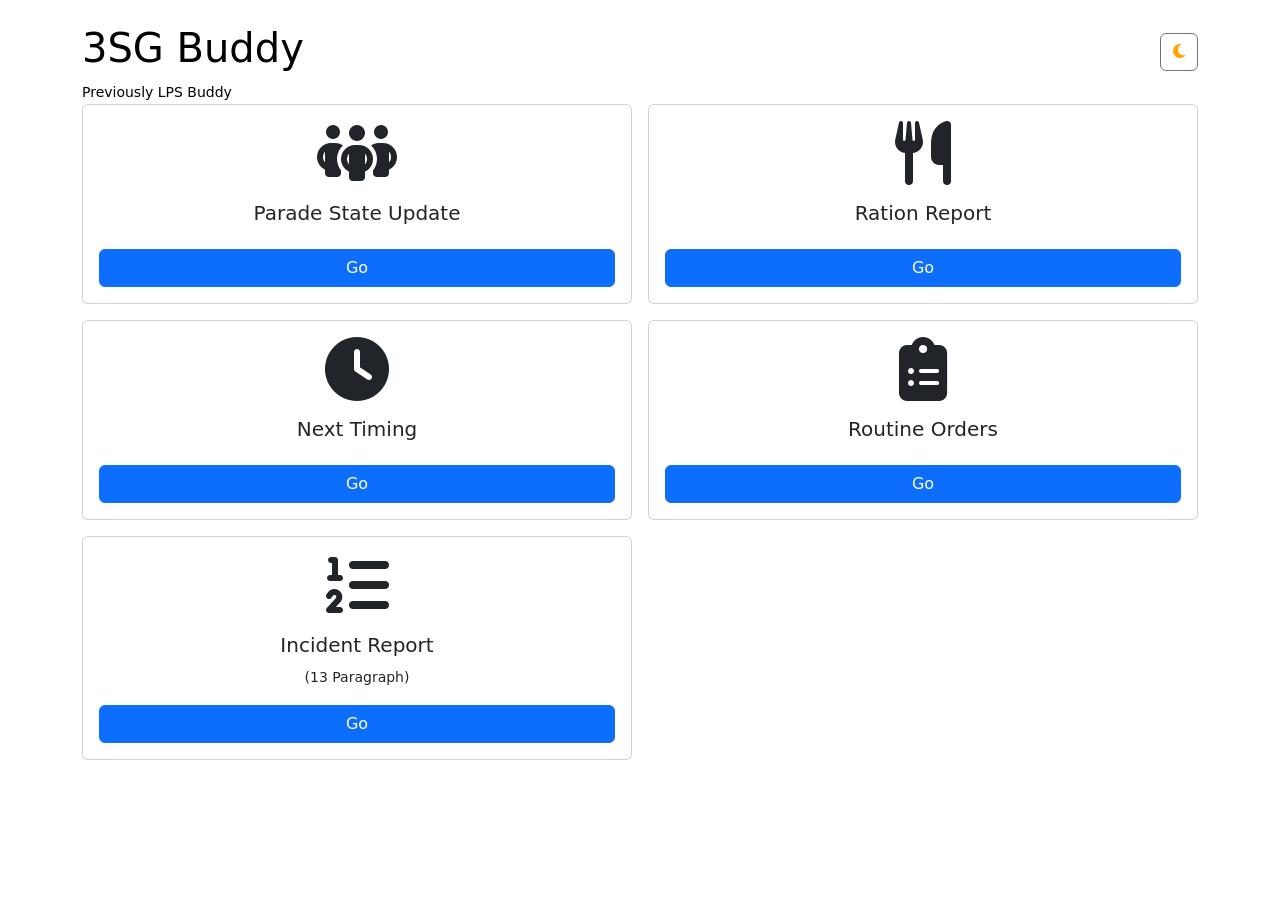
<file: index.html>
<!DOCTYPE html>
<html lang="en-SG">
<head>
  <meta charset="UTF-8" />
  <meta name="viewport" content="width=device-width, initial-scale=1.0">
  <title>3SG Buddy</title>
  <!-- Bootstrap CSS from CDN -->
  <link href="https://cdn.jsdelivr.net/npm/bootstrap@5.3.2/dist/css/bootstrap.min.css" rel="stylesheet">
  <!-- FontAwesome for icons -->
  <link rel="stylesheet" href="https://cdnjs.cloudflare.com/ajax/libs/font-awesome/6.4.0/css/all.min.css">
  <link rel="stylesheet" href="css/styles.css">
  <script src="https://ajax.googleapis.com/ajax/libs/jquery/3.6.0/jquery.min.js"></script>
</head>
<body>
  <div class="container mt-4">
    <!-- Header with dark mode toggle -->
    <div class="d-flex justify-content-between align-items-center">
      <h1>3SG Buddy</h1>
      <button class="btn btn-outline-secondary" id="toggleTheme">
        <i class="fa-solid fa-moon" style="color: orange;"></i>
      </button>
    </div>
    <small class="mb-4">Previously LPS Buddy</small>
    
    <!-- Cards arranged in a 2x2 grid using CSS Grid -->
    <div class="card-grid">
      <!-- Parade State Update Card -->
      <div class="card h-100">
        <div class="card-body d-flex flex-column justify-content-between">
          <div class="text-center">
            <i class="fa-solid fa-people-group fa-4x mb-3"></i>
            <h5 class="card-title">Parade State Update</h5>
          </div>
          <a href="parade.html" class="btn btn-primary w-100 mt-3">Go</a>
        </div>
      </div>
      
      <!-- Ration Report Card -->
      <div class="card h-100">
        <div class="card-body d-flex flex-column justify-content-between">
          <div class="text-center">
            <i class="fa-solid fa-utensils fa-4x mb-3"></i>
            <h5 class="card-title">Ration Report</h5>
          </div>
          <a href="ration.html" class="btn btn-primary w-100 mt-3">Go</a>
        </div>
      </div>
      
      <!-- Next Timing Card -->
      <div class="card h-100">
        <div class="card-body d-flex flex-column justify-content-between">
          <div class="text-center">
            <i class="fa-solid fa-clock fa-4x mb-3"></i>
            <h5 class="card-title">Next Timing</h5>
          </div>
          <a href="nexttiming.html" class="btn btn-primary w-100 mt-3">Go</a>
        </div>
      </div>
      
      <!-- Routine Orders Card -->
      <div class="card h-100">
        <div class="card-body d-flex flex-column justify-content-between">
          <div class="text-center">
            <i class="fa-solid fa-clipboard-list fa-4x mb-3"></i>
            <h5 class="card-title">Routine Orders</h5>
          </div>
          <a href="routine.html" class="btn btn-primary w-100 mt-3">Go</a>
        </div>
      </div>

      <!-- 13 Paragraph Card -->
      <div class="card h-100">
        <div class="card-body d-flex flex-column justify-content-between">
          <div class="text-center">
            <i class="fa-solid fa-list-ol fa-4x mb-3"></i>
            <h5 class="card-title">Incident Report</h5>
            <small>(13 Paragraph)</small>
          </div>
          <a href="incident.html" class="btn btn-primary w-100 mt-3">Go</a>
        </div>
      </div>
    </div>
  </div>
  
  <!-- Common JavaScript -->
  <script src="js/script.js"></script>
  <!-- Bootstrap Bundle JS -->
  <script src="https://cdn.jsdelivr.net/npm/bootstrap@5.3.2/dist/js/bootstrap.bundle.min.js"></script>
</body>
</html>
</file>
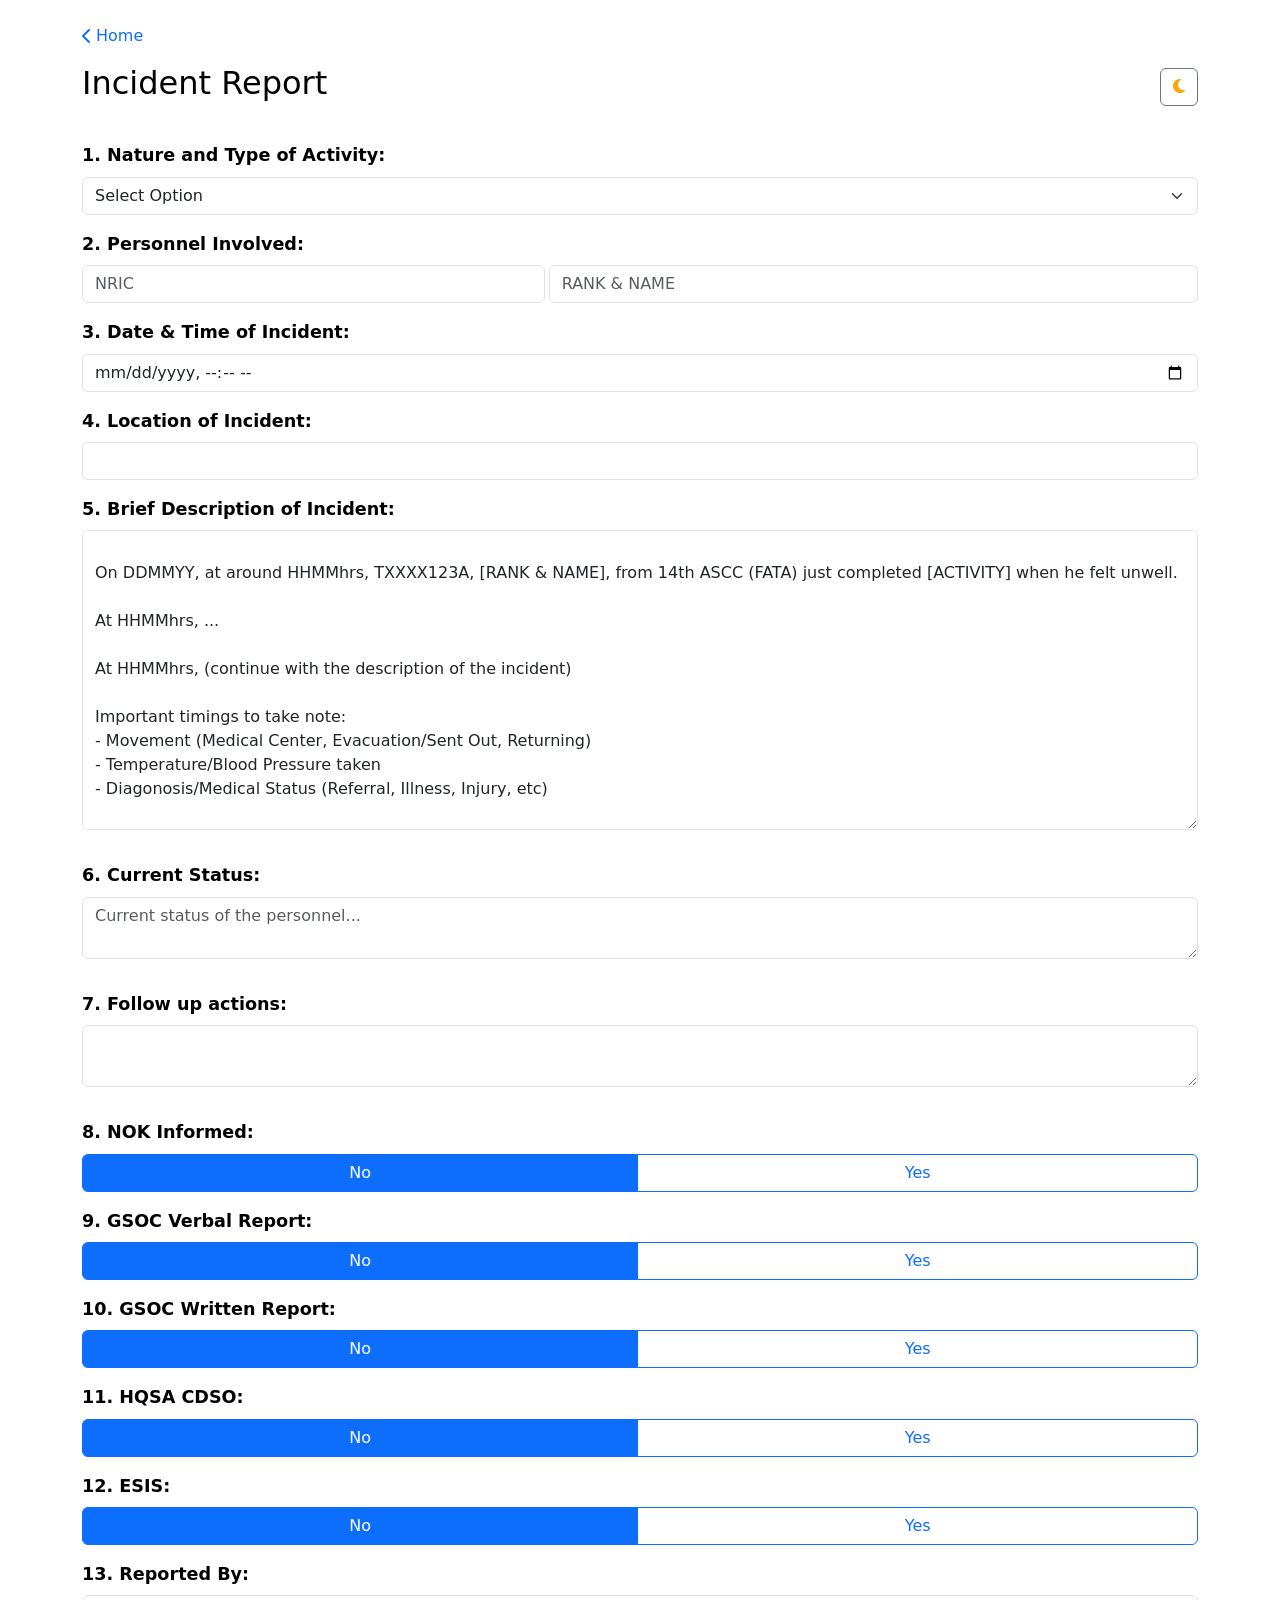
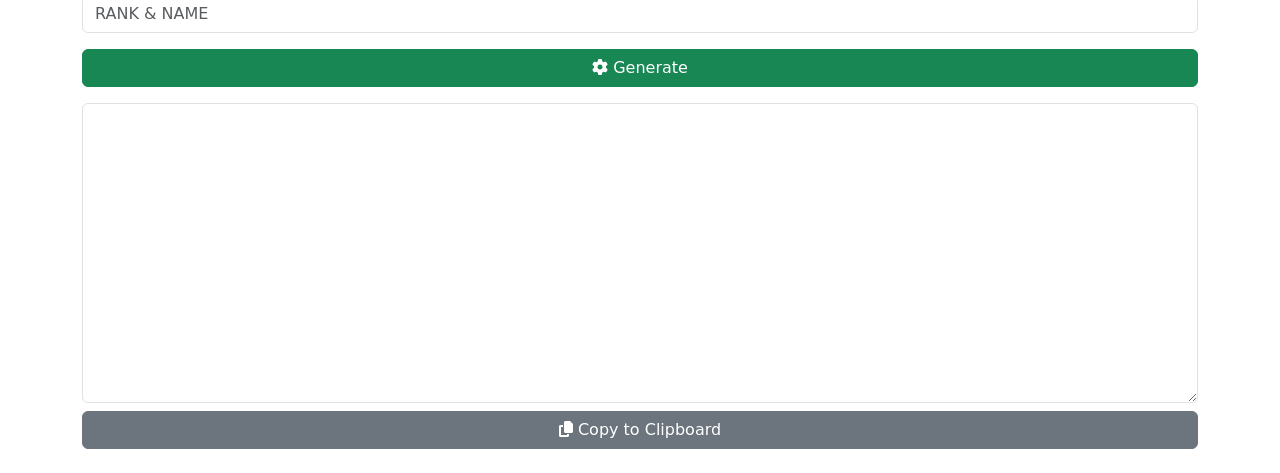
<file: incident.html>
<!DOCTYPE html>
<html lang="en-SG">
<head>
  <meta charset="UTF-8">
  <meta name="viewport" content="width=device-width, initial-scale=1.0">
  <title>Incident Report</title>
  <!-- Bootstrap CSS from CDN -->
  <link href="https://cdn.jsdelivr.net/npm/bootstrap@5.3.2/dist/css/bootstrap.min.css" rel="stylesheet">
  <!-- FontAwesome for icons -->
  <link rel="stylesheet" href="https://cdnjs.cloudflare.com/ajax/libs/font-awesome/6.4.0/css/all.min.css">
  <link rel="stylesheet" href="css/styles.css">
  <script src="https://ajax.googleapis.com/ajax/libs/jquery/3.6.0/jquery.min.js"></script>
</head>
<body onload="initializeRoutineDefaults()">
  <div class="container my-4">
    <!-- Back Button -->
    <a href="index.html" class="text-primary text-decoration-none d-inline-flex align-items-center mb-3">
      <i class="fa-solid fa-chevron-left"></i>
      <span class="ms-1">Home</span>
    </a>
    
    <!-- Header with dark mode toggle -->
    <div class="d-flex justify-content-between align-items-center mb-3">
      <h2>Incident Report</h2>
      <button class="btn btn-outline-secondary" id="toggleTheme">
        <i class="fa-solid fa-moon" style="color: orange;"></i>
      </button>
    </div>
    
    <!-- Incident Type -->
    <label class="form-label mt-3">1. Nature and Type of Activity:</label>
    <select id="incidentSelect" class="form-select" onchange="toggleOtherIncident()">
      <option value="" class="text-muted" disabled selected>Select Option</option>
      <option value="Training Related">Training Related</option>
      <option value="Non-Training Related">Non-Training Related</option>
      <option value="Other">Others</option>
    </select>
    <div id="otherIncidentDiv" class="mt-2" style="display: none;">
      <input type="text" id="otherIncident" class="form-control" placeholder="Enter incident nature/type">
    </div>
    
    <!-- Personnel Involved -->
    <label class="form-label mt-3">2. Personnel Involved:</label>
    <div class="row g-1 align-items-center">
        <div class="col-5">
            <input type="text" id="nric" class="form-control"  placeholder="NRIC">
        </div>
        <div class="col-7">
            <input type="text" id="name" class="form-control" placeholder="RANK & NAME">
        </div>
    </div>

    <!-- Date & Time of Incident -->
    <label class="form-label mt-3">3. Date & Time of Incident:</label>
    <input type="datetime-local" id="date" class="form-control">
    
    <!-- Location of Incident -->
    <label class="form-label mt-3">4. Location of Incident:</label>
    <input type="text" id="location" class="form-control">

    <!-- Description of Incident -->
    <label class="form-label mt-3">5. Brief Description of Incident:</label>
    <textarea id="description" class="form-control mb-3">

On DDMMYY, at around HHMMhrs, TXXXX123A, [RANK & NAME], from 14th ASCC (FATA) just completed [ACTIVITY] when he felt unwell.

At HHMMhrs, ...

At HHMMhrs, (continue with the description of the incident)

Important timings to take note:
- Movement (Medical Center, Evacuation/Sent Out, Returning)
- Temperature/Blood Pressure taken
- Diagonosis/Medical Status (Referral, Illness, Injury, etc)

Send the 13 Para to AI DOO for further action.

    </textarea>
    
    <!-- Current Status -->
    <label class="form-label mt-3">6. Current Status:</label>
    <textarea id="status" class="form-control mb-3" placeholder="Current status of the personnel..."></textarea>

    <!-- Follow up actions: -->
    <label class="form-label mt-3">7. Follow up actions:</label>
    <textarea id="actions" class="form-control mb-3" placeholder=""></textarea>

    <!-- NOK -->
    <label class="form-label mt-3">8. NOK Informed:</label>
    <div class="btn-group w-100" role="group">
        <input type="radio" class="btn-check" name="nokInformed" id="nokNo" value="No" checked>
        <label class="btn btn-outline-primary" for="nokNo">No</label>
        <input type="radio" class="btn-check" name="nokInformed" id="nokYes" value="Yes">
        <label class="btn btn-outline-primary" for="nokYes">Yes</label>
    </div>
    
    <!-- GSOC Verbal Report -->
    <label class="form-label mt-3">9. GSOC Verbal Report:</label>
    <div class="btn-group w-100" role="group">
        <input type="radio" class="btn-check" name="gsocVerbalReport" id="gsocVerbalNo" value="No" checked>
        <label class="btn btn-outline-primary" for="gsocVerbalNo">No</label>
        <input type="radio" class="btn-check" name="gsocVerbalReport" id="gsocVerbalYes" value="Yes">
        <label class="btn btn-outline-primary" for="gsocVerbalYes">Yes</label>
    </div>

    <!-- GSOC Written Report -->
    <label class="form-label mt-3">10. GSOC Written Report:</label>
    <div class="btn-group w-100" role="group">
        <input type="radio" class="btn-check" name="gsocWrittenReport" id="gsocWrittenNo" value="No" checked>
        <label class="btn btn-outline-primary" for="gsocWrittenNo">No</label>
        <input type="radio" class="btn-check" name="gsocWrittenReport" id="gsocWrittenYes" value="Yes">
        <label class="btn btn-outline-primary" for="gsocWrittenYes">Yes</label>
    </div>

    <!-- HQSA CDSO -->
    <label class="form-label mt-3">11. HQSA CDSO:</label>
    <div class="btn-group w-100" role="group">
        <input type="radio" class="btn-check" name="cdsoInformed" id="cdsoNo" value="No" checked>
        <label class="btn btn-outline-primary" for="cdsoNo">No</label>
        <input type="radio" class="btn-check" name="cdsoInformed" id="cdsoYes" value="Yes">
        <label class="btn btn-outline-primary" for="cdsoYes">Yes</label>
    </div>  

    <!-- ESIS -->
    <label class="form-label mt-3">12. ESIS:</label>
    <div class="btn-group w-100" role="group">
        <input type="radio" class="btn-check" name="esisInformed" id="esisNo" value="No" checked>
        <label class="btn btn-outline-primary" for="esisNo">No</label>
        <input type="radio" class="btn-check" name="esisInformed" id="esisYes" value="Yes">
        <label class="btn btn-outline-primary" for="esisYes">Yes</label>
    </div>

    <!-- Reported By -->
    <label class="form-label mt-3">13. Reported By:</label>
    <input type="text" class="form-control mb-3" id="reportedBy" placeholder="RANK & NAME">
    
    <!-- Generate and Copy Buttons -->
    <button class="btn btn-success w-100 mb-3" onclick="generateIncidentReport()">
      <i class="fa-solid fa-gear"></i> Generate
    </button>
    <textarea id="output" class="form-control mb-2" readonly></textarea>
    <button class="btn btn-secondary w-100" onclick="copyText()">
      <i class="fa-solid fa-copy"></i> Copy to Clipboard
    </button>
  </div>
  
  <script src="js/incident.js"></script>
  <script src="js/script.js"></script>
  <script src="https://cdn.jsdelivr.net/npm/bootstrap@5.3.2/dist/js/bootstrap.bundle.min.js"></script>
</body>
</html>
</file>
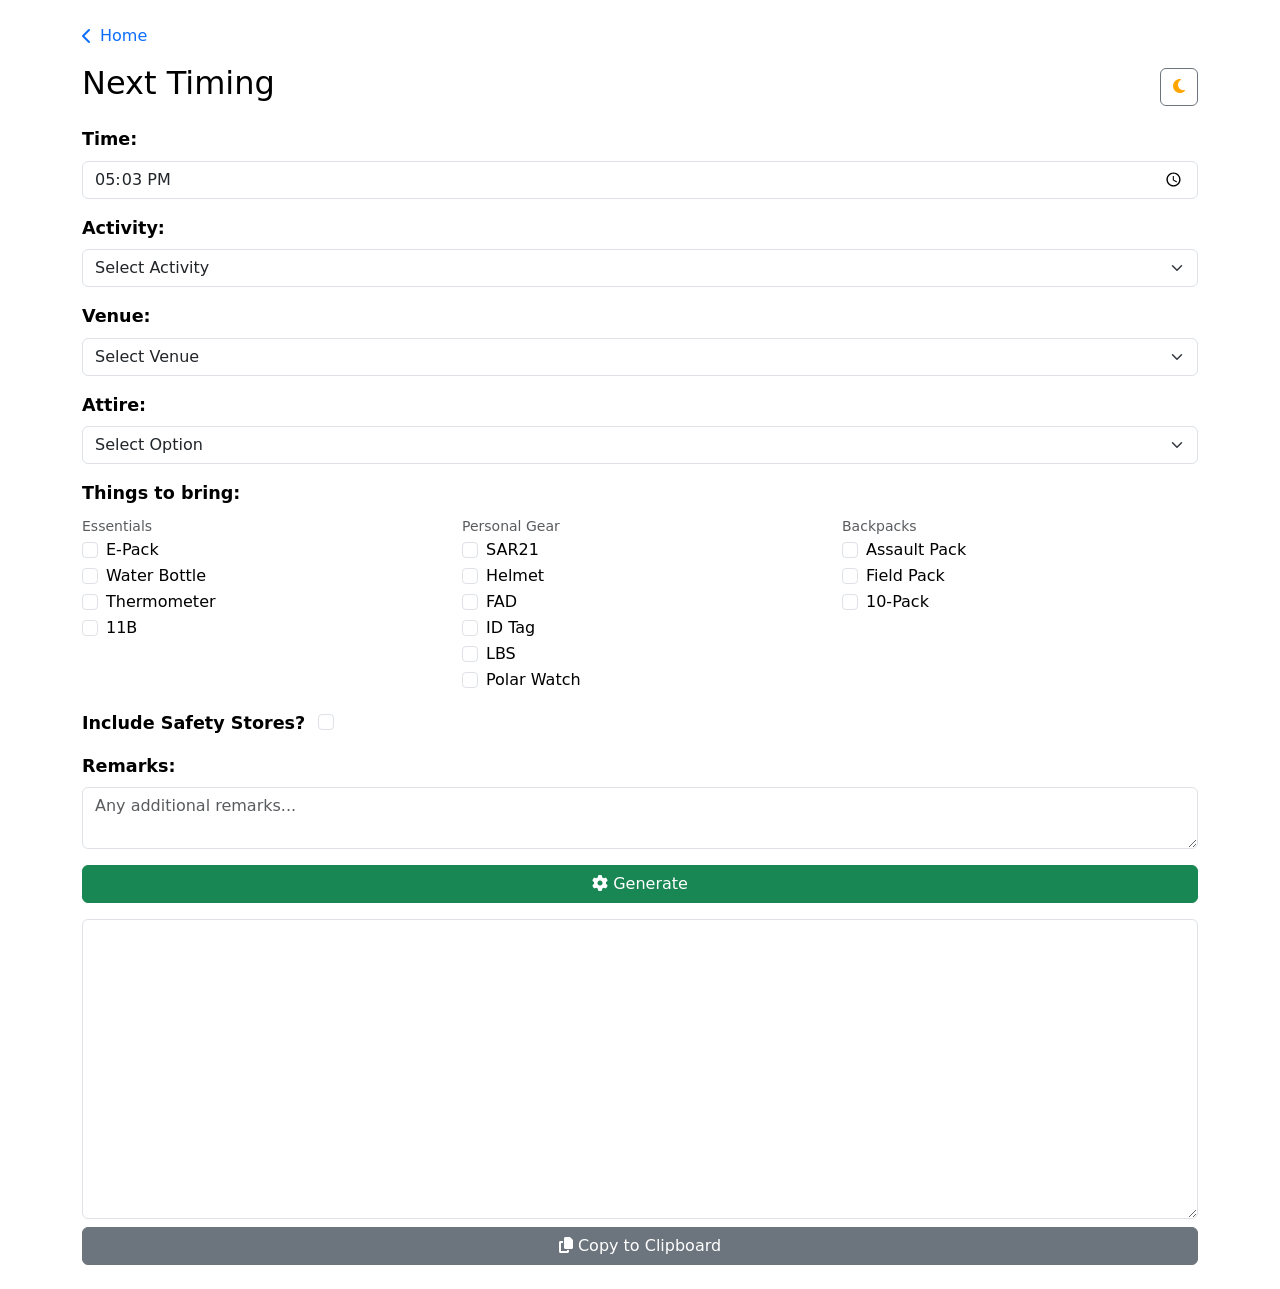
<file: nexttiming.html>
<!DOCTYPE html>
<html lang="en-SG">
<head>
  <meta charset="UTF-8">
  <meta name="viewport" content="width=device-width, initial-scale=1.0">
  <title>Next Timing Report</title>
  <link href="https://cdn.jsdelivr.net/npm/bootstrap@5.3.2/dist/css/bootstrap.min.css" rel="stylesheet">
  <link rel="stylesheet" href="https://cdnjs.cloudflare.com/ajax/libs/font-awesome/6.4.0/css/all.min.css">
  <link rel="stylesheet" href="css/styles.css">
  <script src="https://ajax.googleapis.com/ajax/libs/jquery/3.6.0/jquery.min.js"></script>
</head>
<body>
  <div class="container my-4">
    <a href="index.html" class="text-primary text-decoration-none d-flex align-items-center mb-3">
      <i class="fa-solid fa-chevron-left"></i>
      <span class="ms-2">Home</span>
    </a>
    <div class="d-flex justify-content-between align-items-center">
      <h2>Next Timing</h2>
      <button class="btn btn-outline-secondary" id="toggleTheme">
        <i class="fa-solid fa-moon" style="color: orange;"></i>
      </button>
    </div>
    
    <label class="form-label mt-3">Time:</label>
    <input type="time" id="time" class="form-control" value="06:05">
    
    <label class="form-label mt-3">Activity:</label>
    <select id="activitySelect" class="form-select" onchange="toggleOtherActivity()">
      <option value="" class="text-muted" disabled selected>Select Activity</option>
      <option value="First Parade">First Parade</option>
      <option value="Last Parade">Last Parade</option>
      <option value="Breakfast">Breakfast</option>
      <option value="Lunch">Lunch</option>
      <option value="Dinner">Dinner</option>
      <option value="Draw Arms">Draw Arms</option>
      <option value="Send Arms">Send Arms</option>
      <option value="Draw Stores">Draw Stores</option>
      <option value="Send Stores">Send Stores</option>
      <option value="Other">Other</option>
    </select>
    <div id="otherActivityDiv" class="mt-2" style="display: none;">
      <input type="text" id="otherActivity" class="form-control" placeholder="Enter custom activity">
    </div>
    
    <label class="form-label mt-3">Venue:</label>
    <select id="venueSelect" class="form-select" onchange="toggleOtherVenue()">
      <option value="" class="text-muted" disabled selected>Select Venue</option>
      <option value="Outside Notus Garage">Outside Notus Garage</option>
      <option value="Centaur Garage">Centaur Garage</option>
      <option value="Dragnix Garage">Dragnix Garage</option>
      <option value="BattleKing Room">BattleKing Room</option>
      <option value="Foyer">Foyer</option>
      <option value="Armstoke">Armstoke</option>
      <option value="Other">Other</option>
    </select>
    <div id="otherVenueDiv" class="mt-2" style="display: none;">
      <input type="text" id="otherVenue" class="form-control" placeholder="Enter custom venue">
    </div>
    
    <label class="form-label mt-3">Attire:</label>
    <select id="attireSelect" class="form-select" onchange="toggleOtherAttire()">
      <option value="" class="text-muted" disabled selected>Select Option</option>
      <option value="Smart 4">Smart 4</option>
      <option value="Long 4">Long 4</option>
      <option value="Hybrid">Hybrid</option>
      <option value="Vest Slack">Vest Slack</option>
      <option value="Admin">Admin</option>
      <option value="PT Kit">PT Kit</option>
      <option value="Other">Other</option>
    </select>
    <div id="otherAttireDiv" class="mt-2" style="display: none;">
      <input type="text" id="otherAttire" class="form-control" placeholder="Enter custom attire">
    </div>
    
    <label class="form-label mt-3">Things to bring:</label>
    <div class="row">
       <!-- Group 1: Essentials -->
      <div class="col-md-4">
        <small class="text-muted">Essentials</small>
        <div class="form-check">
          <input class="form-check-input" type="checkbox" value="E-Pack" id="bringEp">
          <label class="form-check-label" for="bringEp">E-Pack</label>
        </div>
        <div class="form-check">
          <input class="form-check-input" type="checkbox" value="Water Bottle" id="bringWater">
          <label class="form-check-label" for="bringWater">Water Bottle</label>
        </div>
        <div class="form-check">
          <input class="form-check-input" type="checkbox" value="Thermometer" id="bringThermo">
          <label class="form-check-label" for="bringThermo">Thermometer</label>
        </div>
        <div class="form-check">
          <input class="form-check-input" type="checkbox" value="11B" id="bring11B">
          <label class="form-check-label" for="bring11B">11B</label>
        </div>
      </div>
      <!-- Group 2: Personal Gear -->
      <div class="col-md-4">
        <small class="text-muted">Personal Gear</small>
        <div class="form-check">
          <input class="form-check-input" type="checkbox" value="SAR21" id="bringSar21">
          <label class="form-check-label" for="bringSar21">SAR21</label>
        </div>
        <div class="form-check">
          <input class="form-check-input" type="checkbox" value="Helmet" id="bringHelmet">
          <label class="form-check-label" for="bringHelmet">Helmet</label>
        </div>
        <div class="form-check">
          <input class="form-check-input" type="checkbox" value="FAD" id="bringFAD">
          <label class="form-check-label" for="bringFAD">FAD</label>
        </div>
        <div class="form-check">
          <input class="form-check-input" type="checkbox" value="ID Tag" id="bringIdTag">
          <label class="form-check-label" for="bringIdTag">ID Tag</label>
        </div>
        <div class="form-check">
          <input class="form-check-input" type="checkbox" value="LBS" id="bringLBS">
          <label class="form-check-label" for="bringLBS">LBS</label>
        </div>
        <div class="form-check">
          <input class="form-check-input" type="checkbox" value="Polar Watch" id="bringWatch">
          <label class="form-check-label" for="bringWatch">Polar Watch</label>
        </div>
      </div>
      
      <!-- Group 3: Backpacks -->
      <div class="col-md-4">
        <small class="text-muted">Backpacks</small>
        <div class="form-check">
          <input class="form-check-input" type="checkbox" value="Assault Pack" id="bringAssaultPack">
          <label class="form-check-label" for="bringAssaultPack">Assault Pack</label>
        </div>
        <div class="form-check">
          <input class="form-check-input" type="checkbox" value="Field Pack" id="bringFieldPack">
          <label class="form-check-label" for="bringFieldPack">Field Pack</label>
        </div>
        <div class="form-check">
          <input class="form-check-input" type="checkbox" value="10-Pack" id="bring10Pack">
          <label class="form-check-label" for="bring10Pack">10-Pack</label>
        </div>
      </div>
    </div>
    
    <div class="safety-check mt-3">
      <label class="form-check-label safety-label me-2" for="safetyStores">
        Include Safety Stores?
      </label>
      <input class="form-check-input" type="checkbox" value="yes" id="safetyStores">
    </div>
    
    <label for="remarks" class="form-label mt-3">Remarks:</label>
    <textarea id="remarks" class="form-control" placeholder="Any additional remarks..."></textarea>
    
    <button class="btn btn-success w-100 mt-3" onclick="generateNextTimingText()"><i class="fa-solid fa-gear"></i> Generate</button>
    <textarea id="output" class="form-control mt-3" readonly></textarea>
    <button class="btn btn-secondary w-100 mt-2" onclick="copyText()"><i class="fa-solid fa-copy"></i> Copy to Clipboard</button>
  </div>
  
  <script src="js/script.js"></script>
  <script src="js/nexttiming.js"></script>
  <script src="https://cdn.jsdelivr.net/npm/bootstrap@5.3.2/dist/js/bootstrap.bundle.min.js"></script>
</body>
</html>
</file>
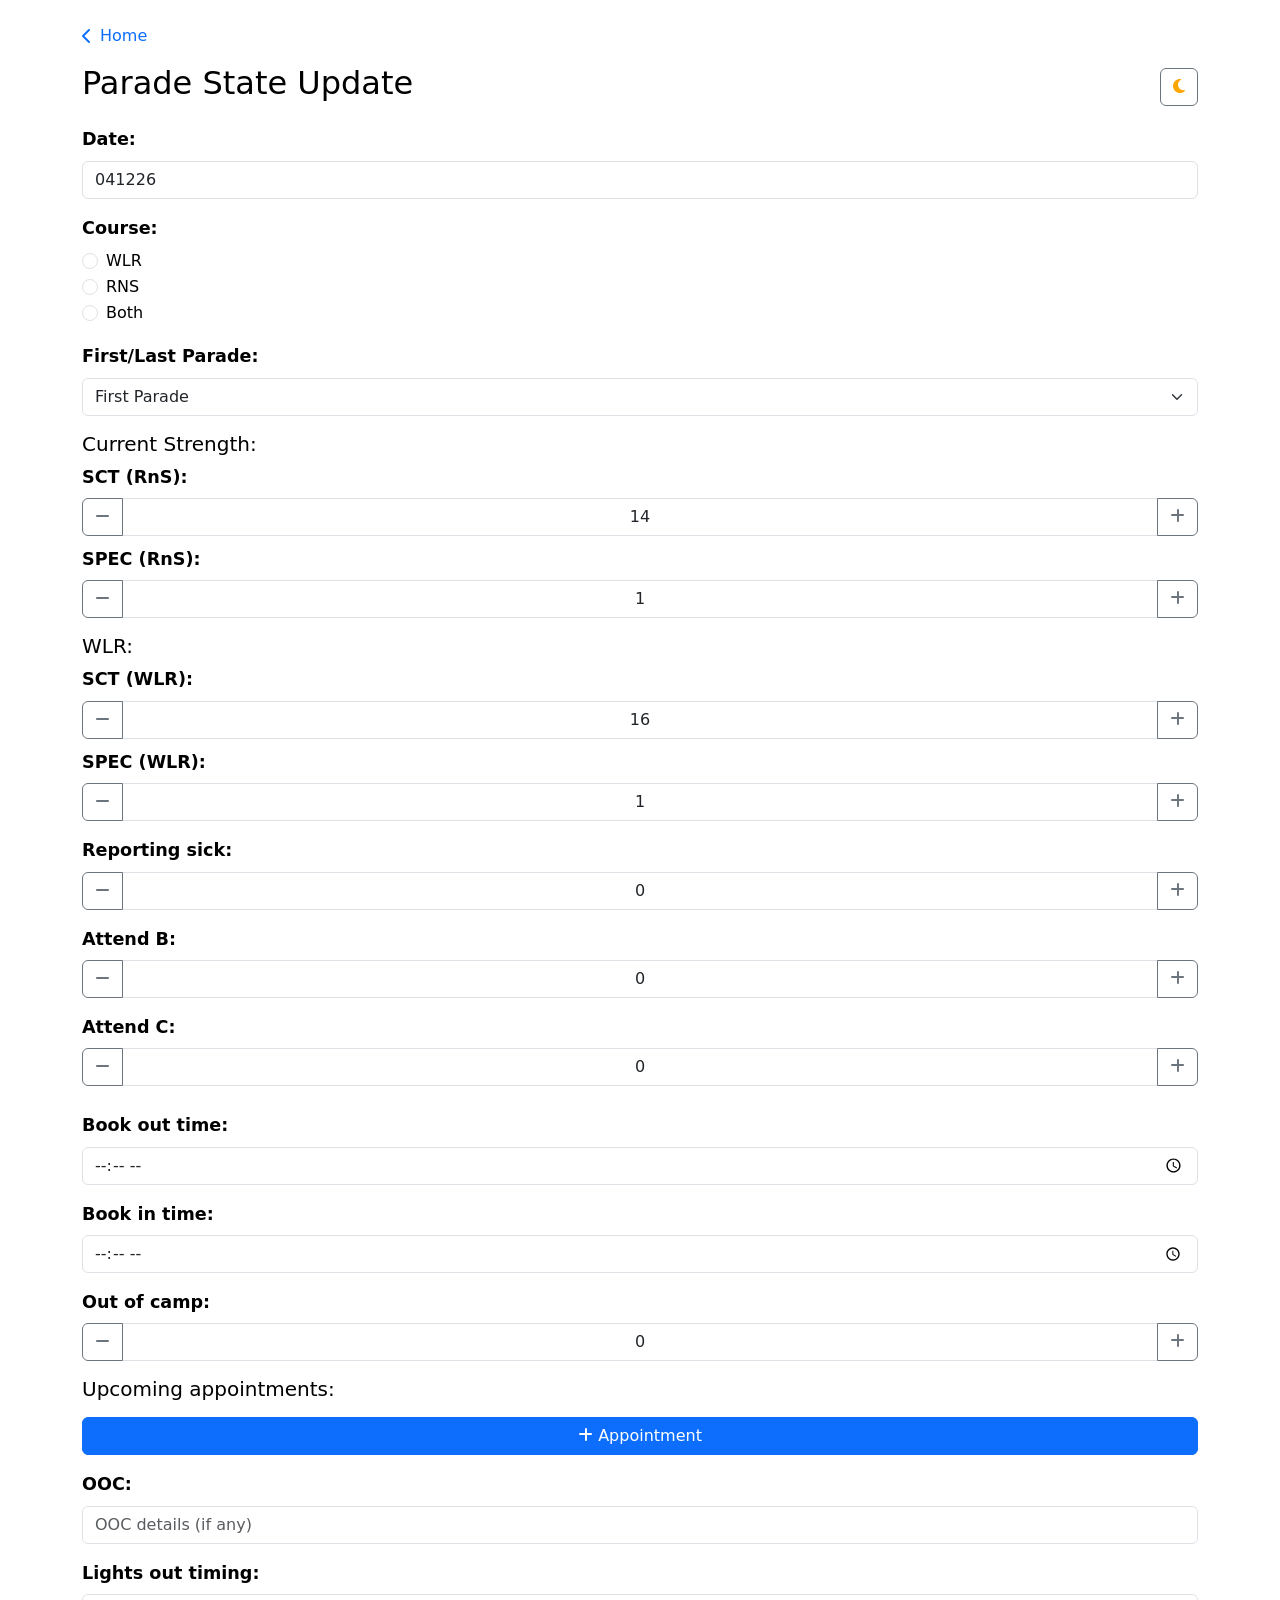
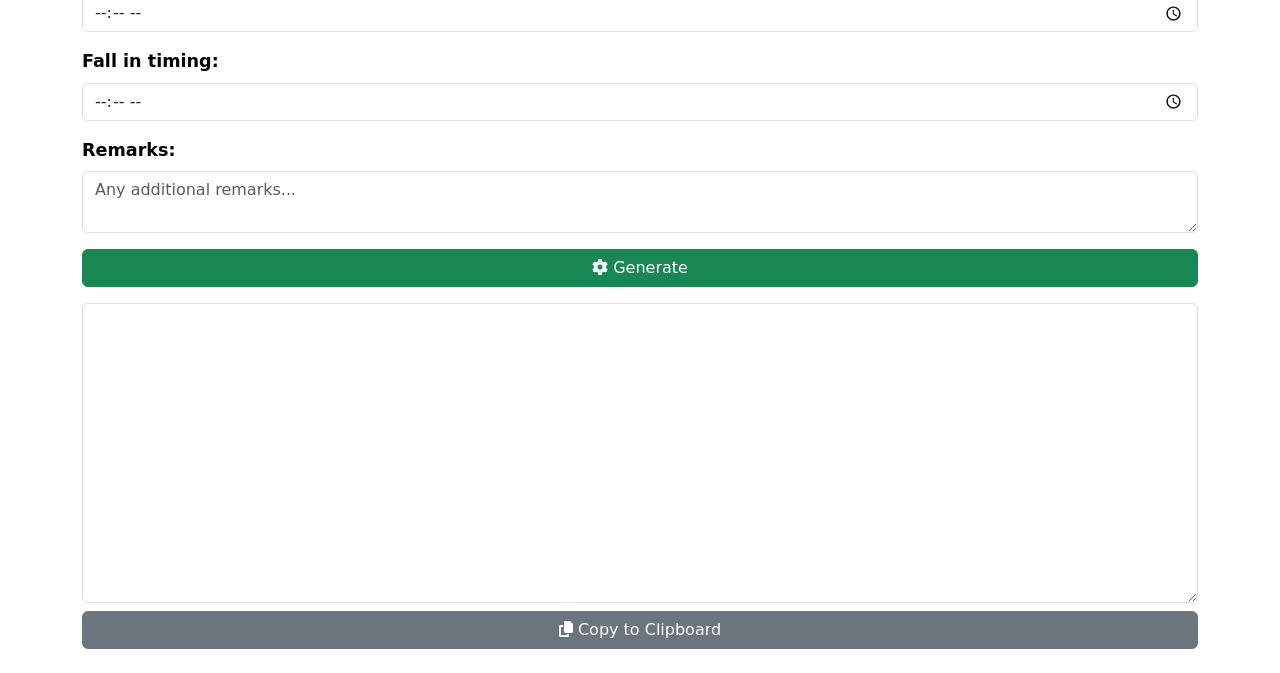
<file: parade.html>
<!DOCTYPE html>
<html lang="en-SG">
<head>
  <meta charset="UTF-8" />
  <meta name="viewport" content="width=device-width, initial-scale=1.0" />
  <title>Parade State Update</title>
  <!-- Bootstrap CSS from CDN -->
  <link href="https://cdn.jsdelivr.net/npm/bootstrap@5.3.2/dist/css/bootstrap.min.css" rel="stylesheet">
  <!-- FontAwesome for icons -->
  <link rel="stylesheet" href="https://cdnjs.cloudflare.com/ajax/libs/font-awesome/6.4.0/css/all.min.css">
  <link rel="stylesheet" href="css/styles.css">
  <script src="https://ajax.googleapis.com/ajax/libs/jquery/3.6.0/jquery.min.js"></script>
</head>
<body onload="initializeDefaults()">
  <div class="container my-4">
    <a href="index.html" class="text-primary text-decoration-none d-flex align-items-center mb-3">
      <i class="fa-solid fa-chevron-left"></i>
      <span class="ms-2">Home</span>
    </a>
    <div class="d-flex justify-content-between align-items-center">
      <h2>Parade State Update</h2>
      <button class="btn btn-outline-secondary" id="toggleTheme">
        <i class="fa-solid fa-moon" style="color: orange;"></i>
      </button>
    </div>

    <!-- Date & Parade Type -->
    <label class="form-label mt-3">Date:</label>
    <input type="text" id="date" class="form-control">

    <label class="form-label mt-3">Course:</label>
    <div class="form-check">
      <input class="form-check-input" type="radio" id="wlr" name="course" value="WLR">
      <label class="form-check-label" for="wlr">
        WLR
      </label>
    </div>
    <div class="form-check">
      <input class="form-check-input" type="radio" id="rns" name="course" value="RNS">
      <label class="form-check-label" for="rns">
        RNS
      </label>
    </div>
    <div class="form-check">
      <input class="form-check-input" type="radio" id="both" name="course" value="Both">
      <label class="form-check-label" for="both">
        Both
      </label>
    </div>

    <label class="form-label mt-3">First/Last Parade:</label>
    <select id="paradeType" class="form-select">
      <option value="FIRST PARADE">First Parade</option>
      <option value="LAST PARADE">Last Parade</option>
    </select>

    <!-- Current Strength Section -->
    <h5 class="mt-3">Current Strength:</h5>
    <div class="counter-group">
      <label class="form-label">SCT (RnS):</label>
      <div class="input-group">
        <button class="btn btn-outline-secondary" onclick="adjustCounter('sctRns', -1, 14)"><i class="fa-solid fa-minus"></i></button>
        <input type="text" id="sctRns" class="form-control text-center" value="14" readonly>
        <button class="btn btn-outline-secondary" onclick="adjustCounter('sctRns', 1, 14)"><i class="fa-solid fa-plus"></i></button>
      </div>
    </div>
    <div class="counter-group">
      <label class="form-label">SPEC (RnS):</label>
      <div class="input-group">
        <button class="btn btn-outline-secondary" onclick="adjustCounter('specRns', -1, 1)"><i class="fa-solid fa-minus"></i></button>
        <input type="text" id="specRns" class="form-control text-center" value="1" readonly>
        <button class="btn btn-outline-secondary" onclick="adjustCounter('specRns', 1, 1)"><i class="fa-solid fa-plus"></i></button>
      </div>
    </div>

    <!-- WLR Section -->
    <h5 class="mt-3">WLR:</h5>
    <div class="counter-group">
      <label class="form-label">SCT (WLR):</label>
      <div class="input-group">
        <button class="btn btn-outline-secondary" onclick="adjustCounter('sctWlr', -1, 16)"><i class="fa-solid fa-minus"></i></button>
        <input type="text" id="sctWlr" class="form-control text-center" value="16" readonly>
        <button class="btn btn-outline-secondary" onclick="adjustCounter('sctWlr', 1, 16)"><i class="fa-solid fa-plus"></i></button>
      </div>
    </div>
    <div class="counter-group">
      <label class="form-label">SPEC (WLR):</label>
      <div class="input-group">
        <button class="btn btn-outline-secondary" onclick="adjustCounter('specWlr', -1, 1)"><i class="fa-solid fa-minus"></i></button>
        <input type="text" id="specWlr" class="form-control text-center" value="1" readonly>
        <button class="btn btn-outline-secondary" onclick="adjustCounter('specWlr', 1, 1)"><i class="fa-solid fa-plus"></i></button>
      </div>
    </div>

    <!-- Additional Counters -->
    <div class="counter-group mt-3">
      <label class="form-label">Reporting sick:</label>
      <div class="input-group">
        <button class="btn btn-outline-secondary" onclick="adjustCounter('reportingSick', -1)"><i class="fa-solid fa-minus"></i></button>
        <input type="text" id="reportingSick" class="form-control text-center" value="0" readonly>
        <button class="btn btn-outline-secondary" onclick="adjustCounter('reportingSick', 1)"><i class="fa-solid fa-plus"></i></button>
      </div>
    </div>
    <div class="counter-group mt-3">
      <label class="form-label">Attend B:</label>
      <div class="input-group">
        <button class="btn btn-outline-secondary" onclick="adjustCounter('attendB', -1)"><i class="fa-solid fa-minus"></i></button>
        <input type="text" id="attendB" class="form-control text-center" value="0" readonly>
        <button class="btn btn-outline-secondary" onclick="adjustCounter('attendB', 1)"><i class="fa-solid fa-plus"></i></button>
      </div>
    </div>
    <div class="counter-group mt-3">
      <label class="form-label">Attend C:</label>
      <div class="input-group">
        <button class="btn btn-outline-secondary" onclick="adjustCounter('attendC', -1)"><i class="fa-solid fa-minus"></i></button>
        <input type="text" id="attendC" class="form-control text-center" value="0" readonly>
        <button class="btn btn-outline-secondary" onclick="adjustCounter('attendC', 1)"><i class="fa-solid fa-plus"></i></button>
      </div>
    </div>

    <!-- Timing Fields (Using time picker) -->
    <label class="form-label mt-3">Book out time:</label>
    <input type="time" id="bookOut" class="form-control" placeholder="e.g., 17:30">

    <label class="form-label mt-3">Book in time:</label>
    <input type="time" id="bookIn" class="form-control" placeholder="e.g., 22:00">

    <div class="counter-group mt-3">
      <label class="form-label">Out of camp:</label>
      <div class="input-group">
        <button class="btn btn-outline-secondary" onclick="adjustCounter('outOfCamp', -1, 31)"><i class="fa-solid fa-minus"></i></button>
        <input type="text" id="outOfCamp" class="form-control text-center" value="0" readonly>
        <button class="btn btn-outline-secondary" onclick="adjustCounter('outOfCamp', 1, 31)"><i class="fa-solid fa-plus"></i></button>
      </div>
    </div>

    <!-- Appointments Section -->
    <h5 class="mt-3">Upcoming appointments:</h5>
    <div id="appointmentsContainer"></div>
    <button class="btn btn-primary w-100 mt-2" onclick="addAppointment()"><i class="fa-solid fa-plus"></i> Appointment</button>

    <!-- Additional Fields -->
    <label class="form-label mt-3">OOC:</label>
    <input type="text" id="ooc" class="form-control" placeholder="OOC details (if any)">

    <label class="form-label mt-3">Lights out timing:</label>
    <input type="time" id="lightsOut" class="form-control" value="">

    <label class="form-label mt-3">Fall in timing:</label>
    <input type="time" id="fallIn" class="form-control" value="">

    <label class="form-label mt-3">Remarks:</label>
    <textarea id="remarks" class="form-control" placeholder="Any additional remarks..."></textarea>

    <!-- Generate & Output -->
    <button class="btn btn-success w-100 mt-3" onclick="generateText()"><i class="fa-solid fa-gear"></i> Generate</button>
    <textarea id="output" class="form-control mt-3" readonly></textarea>
    <button class="btn btn-secondary w-100 mt-2" onclick="copyText()"><i class="fa-solid fa-copy"></i> Copy to Clipboard</button>
  </div>

  <script src="js/parade.js"></script>
  <script src="js/script.js"></script>
  <script src="https://cdn.jsdelivr.net/npm/bootstrap@5.3.2/dist/js/bootstrap.bundle.min.js"></script>
</body>
</html>
</file>
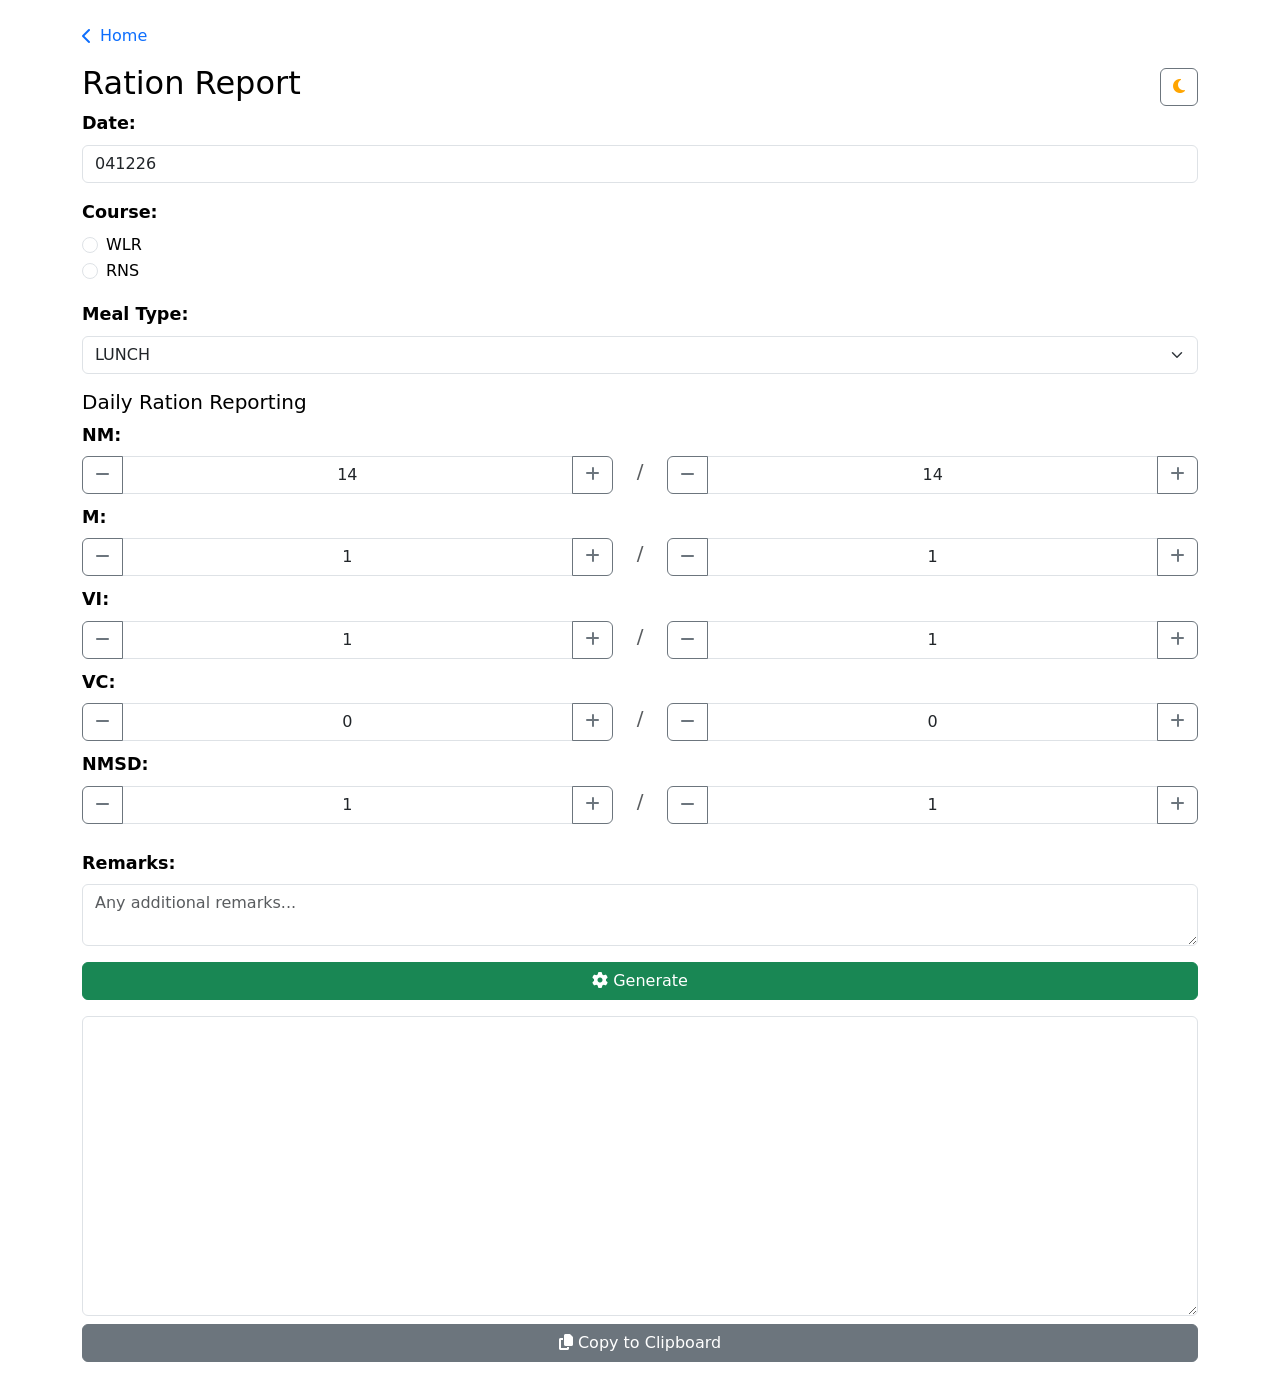
<file: ration.html>
<!DOCTYPE html>
<html lang="en-SG">

<head>
  <meta charset="UTF-8">
  <meta name="viewport" content="width=device-width, initial-scale=1.0">
  <title>Ration Report</title>
  <link href="https://cdn.jsdelivr.net/npm/bootstrap@5.3.2/dist/css/bootstrap.min.css" rel="stylesheet">
  <link rel="stylesheet" href="https://cdnjs.cloudflare.com/ajax/libs/font-awesome/6.4.0/css/all.min.css">
  <link rel="stylesheet" href="css/styles.css">
  <script src="https://ajax.googleapis.com/ajax/libs/jquery/3.6.0/jquery.min.js"></script>
</head>

<body onload="initializeDefaults()">
  <div class="container my-4">
    <a href="index.html" class="text-primary text-decoration-none d-flex align-items-center mb-3">
      <i class="fa-solid fa-chevron-left"></i>
      <span class="ms-2">Home</span>
    </a>
    <div class="d-flex justify-content-between align-items-center">
      <h2>Ration Report</h2>
      <button class="btn btn-outline-secondary" id="toggleTheme">
        <i class="fa-solid fa-moon" style="color: orange;"></i>
      </button>
    </div>

    <label class="form-label">Date:</label>
    <input type="text" id="date" class="form-control">

    <label class="form-label mt-3">Course:</label>
    <div class="form-check">
      <input class="form-check-input" type="radio" id="wlr" name="course" value="WLR">
      <label class="form-check-label" for="wlr">
        WLR
      </label>
    </div>
    <div class="form-check">
      <input class="form-check-input" type="radio" id="rns" name="course" value="RNS">
      <label class="form-check-label" for="rns">
        RNS
      </label>
    </div>

    <label class="form-label mt-3">Meal Type:</label>
    <select id="mealType" class="form-select">
      <option value="LUNCH">LUNCH</option>
      <option value="DINNER">DINNER</option>
      <option value="BREAKFAST">BREAKFAST</option>
    </select>

    <h5 class="mt-3">Daily Ration Reporting</h5>
    <label class="form-label">NM:</label>
    <div class="row counter-group">
      <div class="col input-group">
        <button class="btn btn-outline-secondary" onclick="adjustCounter('nm', -1)"><i
            class="fa-solid fa-minus"></i></button>
        <input type="text" id="nm" class="form-control text-center" value="14" readonly>
        <button class="btn btn-outline-secondary" onclick="adjustCounter('nm', 1)"><i
            class="fa-solid fa-plus"></i></button>
      </div>
      <div class="col-auto">
        <span class="fs-5 text-muted">/</span>
      </div>
      <div class="col input-group">
        <button class="btn btn-outline-secondary" onclick="adjustCounter('nmMax', -1)"><i
            class="fa-solid fa-minus"></i></button>
        <input type="text" id="nmMax" class="form-control text-center" value="14" readonly>
        <button class="btn btn-outline-secondary" onclick="adjustCounter('nmMax', 1)"><i
            class="fa-solid fa-plus"></i></button>
      </div>
    </div>
    <label class="form-label">M:</label>
    <div class="row counter-group">
      <div class="col input-group">
        <button class="btn btn-outline-secondary" onclick="adjustCounter('m', -1)"><i
            class="fa-solid fa-minus"></i></button>
        <input type="text" id="m" class="form-control text-center" value="1" readonly>
        <button class="btn btn-outline-secondary" onclick="adjustCounter('m', 1)"><i
            class="fa-solid fa-plus"></i></button>
      </div>
      <div class="col-auto">
        <span class="fs-5 text-muted">/</span>
      </div>
      <div class="col input-group">
        <button class="btn btn-outline-secondary" onclick="adjustCounter('mMax', -1)"><i
            class="fa-solid fa-minus"></i></button>
        <input type="text" id="mMax" class="form-control text-center" value="1" readonly>
        <button class="btn btn-outline-secondary" onclick="adjustCounter('mMax', 1)"><i
            class="fa-solid fa-plus"></i></button>
      </div>
    </div>
    <label class="form-label">VI:</label>
    <div class="row counter-group">
      <div class="col input-group">
        <button class="btn btn-outline-secondary" onclick="adjustCounter('vi', -1)"><i
            class="fa-solid fa-minus"></i></button>
        <input type="text" id="vi" class="form-control text-center" value="1" readonly>
        <button class="btn btn-outline-secondary" onclick="adjustCounter('vi', 1)"><i
            class="fa-solid fa-plus"></i></button>
      </div>
      <div class="col-auto">
        <span class="fs-5 text-muted">/</span>
      </div>
      <div class="col input-group">
        <button class="btn btn-outline-secondary" onclick="adjustCounter('viMax', -1)"><i
            class="fa-solid fa-minus"></i></button>
        <input type="text" id="viMax" class="form-control text-center" value="1" readonly>
        <button class="btn btn-outline-secondary" onclick="adjustCounter('viMax', 1)"><i
            class="fa-solid fa-plus"></i></button>
      </div>
    </div>
    <label class="form-label">VC:</label>
    <div class="row counter-group">
      <div class="col input-group">
        <button class="btn btn-outline-secondary" onclick="adjustCounter('vc', -1)"><i
            class="fa-solid fa-minus"></i></button>
        <input type="text" id="vc" class="form-control text-center" value="0" readonly>
        <button class="btn btn-outline-secondary" onclick="adjustCounter('vc', 1)"><i
            class="fa-solid fa-plus"></i></button>
      </div>
      <div class="col-auto">
        <span class="fs-5 text-muted">/</span>
      </div>
      <div class="col input-group">
        <button class="btn btn-outline-secondary" onclick="adjustCounter('vcMax', -1)"><i
            class="fa-solid fa-minus"></i></button>
        <input type="text" id="vcMax" class="form-control text-center" value="0" readonly>
        <button class="btn btn-outline-secondary" onclick="adjustCounter('vcMax', 1)"><i
            class="fa-solid fa-plus"></i></button>
      </div>
    </div>
    <label class="form-label">NMSD:</label>
    <div class="row counter-group">
      <div class="col input-group">
        <button class="btn btn-outline-secondary" onclick="adjustCounter('nmsd', -1)"><i
            class="fa-solid fa-minus"></i></button>
        <input type="text" id="nmsd" class="form-control text-center" value="1" readonly>
        <button class="btn btn-outline-secondary" onclick="adjustCounter('nmsd', 1)"><i
            class="fa-solid fa-plus"></i></button>
      </div>
      <div class="col-auto">
        <span class="fs-5 text-muted">/</span>
      </div>
      <div class="col input-group">
        <button class="btn btn-outline-secondary" onclick="adjustCounter('nmsdMax', -1)"><i
            class="fa-solid fa-minus"></i></button>
        <input type="text" id="nmsdMax" class="form-control text-center" value="1" readonly>
        <button class="btn btn-outline-secondary" onclick="adjustCounter('nmsdMax', 1)"><i
            class="fa-solid fa-plus"></i></button>
      </div>
    </div>
    <label class="form-label mt-3">Remarks:</label>
    <textarea id="remarks" class="form-control" placeholder="Any additional remarks..."></textarea>

    <button class="btn btn-success w-100 mt-3" onclick="generateRationText()"><i class="fa-solid fa-gear"></i>
      Generate</button>
    <textarea id="output" class="form-control mt-3" readonly></textarea>
    <button class="btn btn-secondary w-100 mt-2" onclick="copyText()"><i class="fa-solid fa-copy"></i> Copy to
      Clipboard</button>
  </div>

  <script src="js/ration.js"></script>
  <script src="js/script.js"></script>
  <script src="https://cdn.jsdelivr.net/npm/bootstrap@5.3.2/dist/js/bootstrap.bundle.min.js"></script>
</body>

</html>
</file>
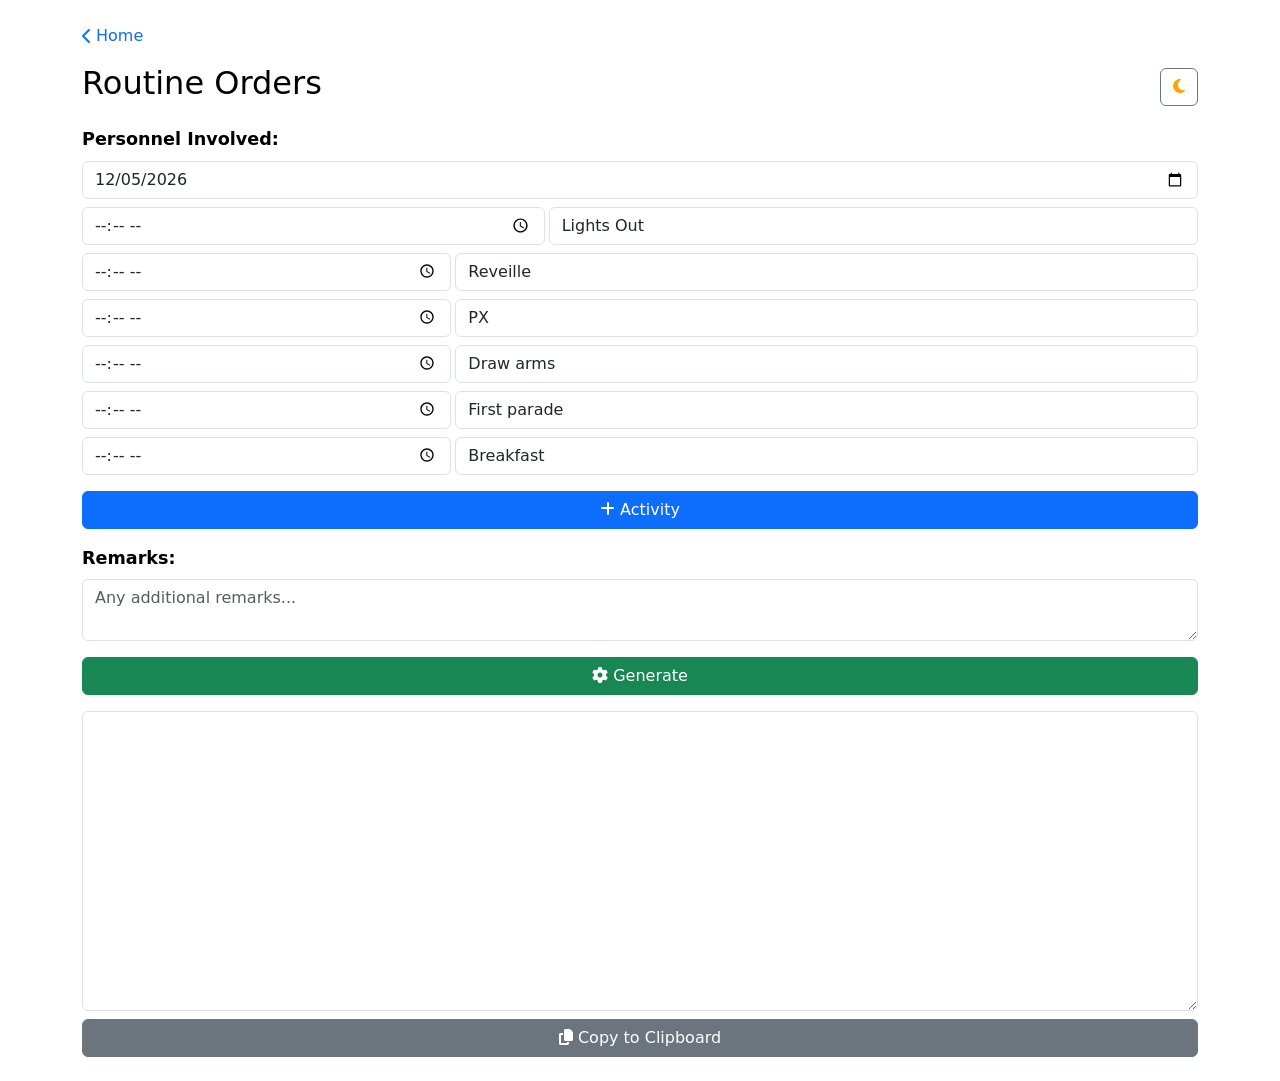
<file: routine.html>
<!DOCTYPE html>
<html lang="en-SG">
<head>
  <meta charset="UTF-8">
  <meta name="viewport" content="width=device-width, initial-scale=1.0">
  <title>Routine Orders</title>
  <!-- Bootstrap CSS from CDN -->
  <link href="https://cdn.jsdelivr.net/npm/bootstrap@5.3.2/dist/css/bootstrap.min.css" rel="stylesheet">
  <!-- FontAwesome for icons -->
  <link rel="stylesheet" href="https://cdnjs.cloudflare.com/ajax/libs/font-awesome/6.4.0/css/all.min.css">
  <link rel="stylesheet" href="css/styles.css">
  <script src="https://ajax.googleapis.com/ajax/libs/jquery/3.6.0/jquery.min.js"></script>
</head>
<body onload="initializeRoutineDefaults()">
  <div class="container my-4">
    <!-- Back Button -->
    <a href="index.html" class="text-primary text-decoration-none d-inline-flex align-items-center mb-3">
      <i class="fa-solid fa-chevron-left"></i>
      <span class="ms-1">Home</span>
    </a>
    
    <!-- Header with dark mode toggle -->
    <div class="d-flex justify-content-between align-items-center mb-3">
      <h2>Routine Orders</h2>
      <button class="btn btn-outline-secondary" id="toggleTheme">
        <i class="fa-solid fa-moon" style="color: orange;"></i>
      </button>
    </div>
    
    <!-- Date Picker -->
    <label class="form-label">Personnel Involved:</label>
    <input type="date" id="routineDate" class="form-control mb-2">
    
    <!-- Permanent Routine Orders (Predefined Activities) -->
    <div id="permanentContainer" class="mb-3">
      <div class="row g-1 mb-2 align-items-center permanent-row">
        <div class="col-5">
          <input type="time" class="form-control routine-time" data-activity="Lights Out">
        </div>
        <div class="col-7">
          <input type="text" class="form-control readonly-activity" value="Lights Out" readonly>
        </div>
      </div>
      <div class="row g-1 mb-2 align-items-center permanent-row">
        <div class="col-4">
          <input type="time" class="form-control routine-time" data-activity="Reveille">
        </div>
        <div class="col-8">
          <input type="text" class="form-control readonly-activity" value="Reveille" readonly>
        </div>
      </div>
      <div class="row g-1 mb-2 align-items-center permanent-row">
        <div class="col-4">
          <input type="time" class="form-control routine-time" data-activity="PX">
        </div>
        <div class="col-8">
          <input type="text" class="form-control readonly-activity" value="PX" readonly>
        </div>
      </div>
      <div class="row g-1 mb-2 align-items-center permanent-row">
        <div class="col-4">
          <input type="time" class="form-control routine-time" data-activity="Draw arms">
        </div>
        <div class="col-8">
          <input type="text" class="form-control readonly-activity" value="Draw arms" readonly>
        </div>
      </div>
      <div class="row g-1 mb-2 align-items-center permanent-row">
        <div class="col-4">
          <input type="time" class="form-control routine-time" data-activity="First parade">
        </div>
        <div class="col-8">
          <input type="text" class="form-control readonly-activity" value="First parade" readonly>
        </div>
      </div>
      <div class="row g-1 mb-2 align-items-center permanent-row">
        <div class="col-4">
          <input type="time" class="form-control routine-time" data-activity="Breakfast">
        </div>
        <div class="col-8">
          <input type="text" class="form-control readonly-activity" value="Breakfast" readonly>
        </div>
      </div>
    </div>
    
    <!-- Custom Routine Orders (User-Added Activities) -->
    <div id="customRoutineContainer" class="mb-3">
     
    </div>
    <div>
        <button class="btn btn-primary w-100 mb-3" onclick="addRoutine()"><i class="fa-solid fa-plus"></i> Activity</button>
    </div>
    <!-- Remarks Field -->
    <label class="form-label">Remarks:</label>
    <textarea id="remarks" class="form-control mb-3" placeholder="Any additional remarks..."></textarea>
    
    <!-- Generate and Copy Buttons -->
    <button class="btn btn-success w-100 mb-3" onclick="generateRoutineOrders()">
      <i class="fa-solid fa-gear"></i> Generate
    </button>
    <textarea id="output" class="form-control mb-2" readonly></textarea>
    <button class="btn btn-secondary w-100" onclick="copyText()">
      <i class="fa-solid fa-copy"></i> Copy to Clipboard
    </button>
  </div>
  
  <script src="js/routine.js"></script>
  <script src="js/script.js"></script>
  <script src="https://cdn.jsdelivr.net/npm/bootstrap@5.3.2/dist/js/bootstrap.bundle.min.js"></script>
</body>
</html>
</file>
<file: css/styles.css>
:root {
  --bg-light: #ffffff;
  --text-light: #000000;
  
  --bg-dark: #121212;
  --text-dark: #ffffff;
}

#toggleTheme:hover,
#toggleTheme:focus {
  background-color: transparent;
  box-shadow: none;
}

/* Global Light/Dark Mode */
body.light-mode {
  background-color: var(--bg-light);
  color: var(--text-light);
}

body.dark-mode {
  background-color: var(--bg-dark);
  color: var(--text-dark);
}

/* Form elements */
body.dark-mode input,
body.dark-mode select,
body.dark-mode textarea {
  background-color: #1e1e1e;
  color: var(--text-dark);
  border: 1px solid #444;
}

body.dark-mode input:focus,
body.dark-mode select:focus,
body.dark-mode textarea:focus {
  background-color: #2a2a2a !important;  /* Slightly lighter than the dark background */
  color: var(--text-dark) !important;
  border: 1px solid #666 !important;      /* A contrasting border */
  box-shadow: 0 0 0 0.2rem rgba(255, 255, 255, 0.25) !important;
}

/* Card styles */
body.dark-mode .card {
  background-color: #1e1e1e;
  color: var(--text-dark);
  border: 1px solid #444;
}

body.dark-mode .card i {
  color: var(--text-dark);
}

body.dark-mode .card .btn {
  background-color: #444;
  border-color: #444;
  color: var(--text-dark);
}

.counter-group {
  margin-bottom: 10px;
}

label.form-label {
  font-size: 1.1rem;
  font-weight: 600;
}

body.dark-mode .text-muted {
  color: #aaa !important;
}

body.dark-mode ::placeholder {
  color: #ccc;
  opacity: 0.8;
}

label.safety-label {
  font-size: 1.1rem; /* Same as form-label */
  font-weight: 600;  /* Same as form-label */
}

#output, #description {
  height: 300px;
}

.card-grid {
  display: grid;
  grid-template-columns: repeat(2, 1fr);
  gap: 1rem;
}
</file>
